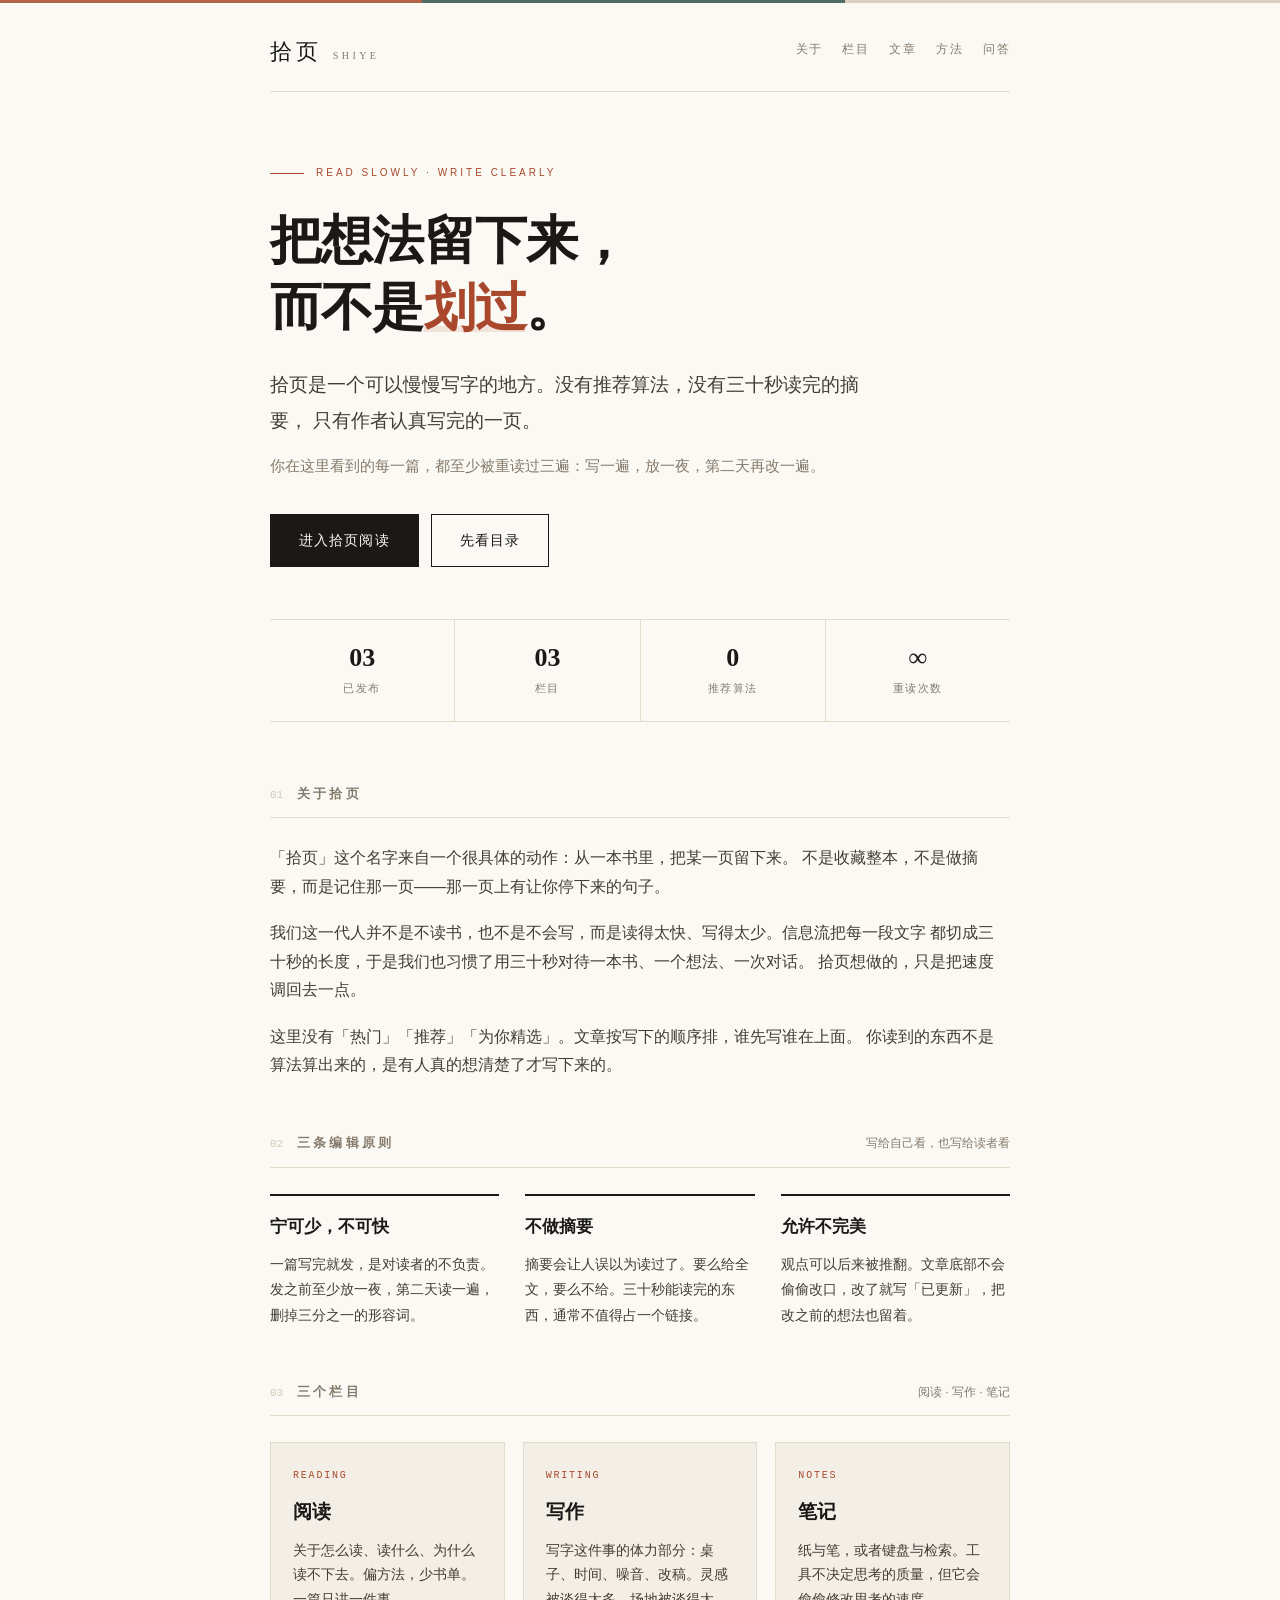
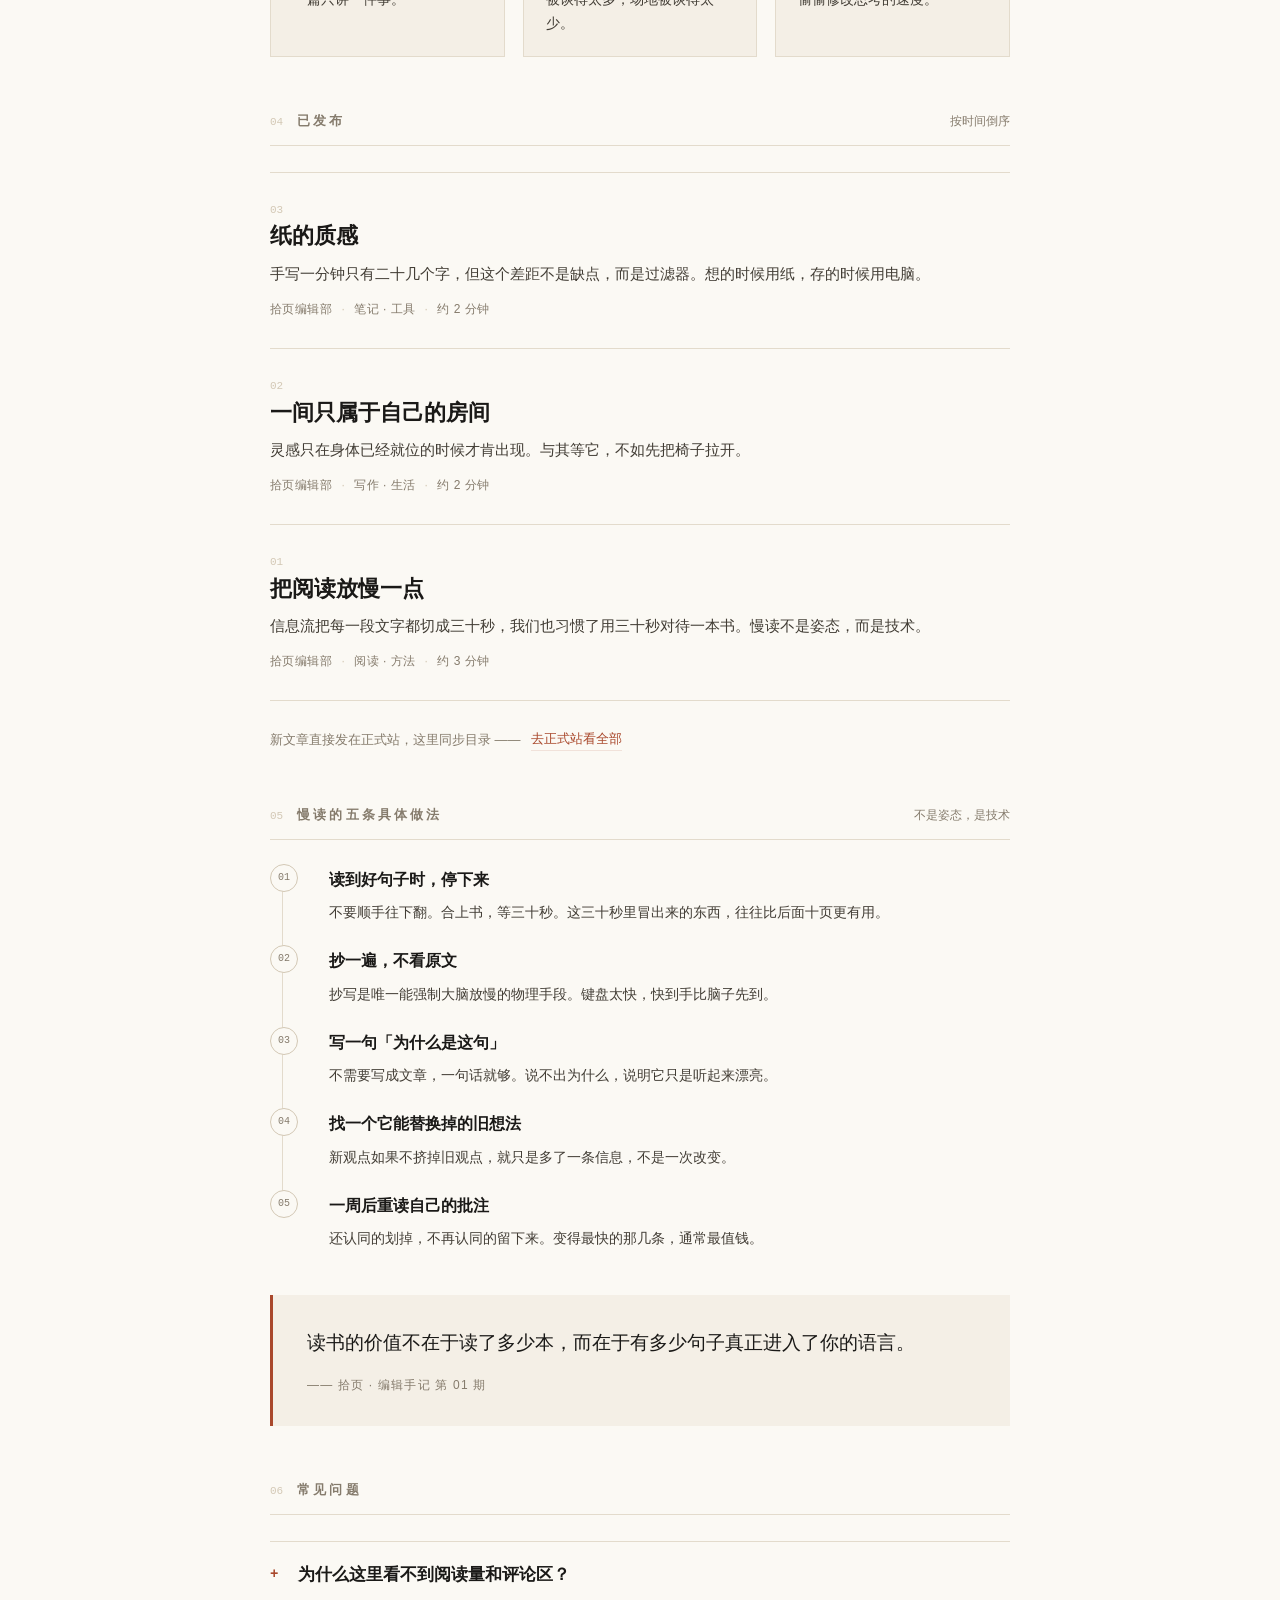
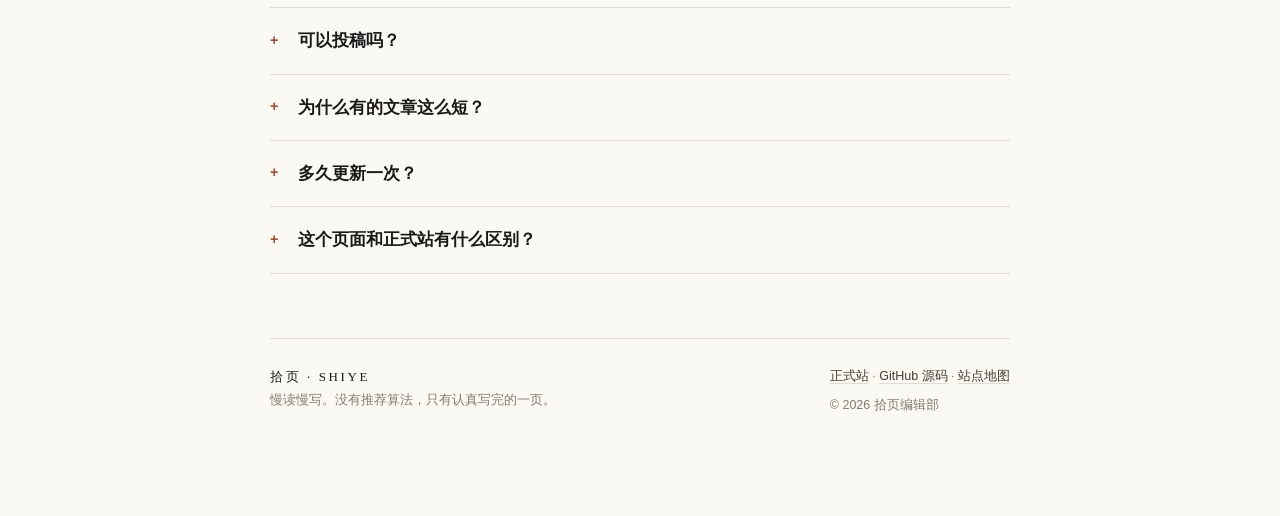
<file: docs/index.html>
<!DOCTYPE html>
<html lang="zh-CN">
<head>
<meta charset="utf-8" />
<meta name="viewport" content="width=device-width, initial-scale=1" />
<meta name="google-site-verification" content="hDX_gG7kW3K1xXNIcfmyHeT85FslEW52143Tp7OfeWU" />
<title>拾页 · 一个可以慢慢写字的地方</title>
<meta name="description" content="拾页是一个慢读慢写的博客站。没有推荐算法，没有三十秒读完的摘要，只有作者认真写完的一页。这里收录已发布文章的目录、编辑原则与慢读方法。" />
<link rel="canonical" href="https://jasperian0122-ux.github.io/shiye/" />
<meta property="og:type" content="website" />
<meta property="og:title" content="拾页 · 一个可以慢慢写字的地方" />
<meta property="og:description" content="慢读慢写的博客站。没有推荐算法，没有三十秒读完的摘要，只有认真写完的一页。" />
<meta name="theme-color" content="#fbf9f4" />
<style>
  :root {
    --paper: #fbf9f4; --paper-2: #f4efe6; --paper-3: #efe9dd;
    --ink: #1a1917; --ink-2: #423d35; --muted: #857b6c;
    --line: #e3dbcc; --line-strong: #d3c8b5;
    --accent: #a9482c; --accent-soft: #f1e2da; --green: #2f5449;
    --serif: "Songti SC", "Noto Serif SC", "Source Han Serif SC", "Times New Roman", Georgia, serif;
    --sans: -apple-system, BlinkMacSystemFont, "PingFang SC", "Hiragino Sans GB", "Microsoft YaHei", sans-serif;
    --mono: "SF Mono", ui-monospace, Menlo, Consolas, monospace;
  }
  * { box-sizing: border-box; }
  html { -webkit-text-size-adjust: 100%; scroll-behavior: smooth; }
  body {
    margin: 0; background: var(--paper); color: var(--ink);
    font-family: var(--sans); font-size: 16px; line-height: 1.78;
    -webkit-font-smoothing: antialiased;
  }
  body::after {
    content: ""; position: fixed; inset: 0 0 auto 0; height: 3px; z-index: 9;
    background: linear-gradient(90deg, var(--accent) 0 33%, var(--green) 33% 66%, var(--line-strong) 66% 100%);
    opacity: .85;
  }
  a { color: inherit; }
  .wrap { max-width: 800px; margin: 0 auto; padding: 0 30px 100px; }

  /* ---------- 顶栏 ---------- */
  header.top {
    display: flex; align-items: center; justify-content: space-between; gap: 16px;
    padding: 32px 0 20px; border-bottom: 1px solid var(--line); flex-wrap: wrap;
  }
  .brand { font-family: var(--serif); font-size: 22px; letter-spacing: .2em; text-decoration: none; }
  .brand span { font-size: 10px; letter-spacing: .34em; color: var(--muted); margin-left: 10px; }
  nav.top-links { display: flex; gap: 20px; font-size: 12px; letter-spacing: .12em; color: var(--muted); }
  nav.top-links a { text-decoration: none; padding-bottom: 2px; border-bottom: 1px solid transparent; transition: .18s; }
  nav.top-links a:hover { color: var(--accent); border-bottom-color: var(--accent); }

  /* ---------- 首屏 ---------- */
  .hero { padding: 72px 0 52px; }
  .kicker {
    display: flex; align-items: center; gap: 12px;
    font-size: 10px; letter-spacing: .3em; text-transform: uppercase; color: var(--accent);
    margin-bottom: 26px;
  }
  .kicker::before { content: ""; width: 34px; height: 1px; background: var(--accent); display: block; }
  h1 {
    font-family: var(--serif); font-weight: 600;
    font-size: clamp(32px, 5.4vw, 52px); line-height: 1.28;
    letter-spacing: -.015em; margin: 0 0 26px;
  }
  h1 em { font-style: normal; color: var(--accent); position: relative; }
  h1 em::after {
    content: ""; position: absolute; left: 0; right: 0; bottom: 4px; height: 6px;
    background: var(--accent-soft); z-index: -1;
  }
  .lede {
    font-family: var(--serif); font-size: 19px; line-height: 1.9; color: var(--ink-2);
    margin: 0 0 14px; max-width: 32em;
  }
  .lede-2 { font-size: 15px; color: var(--muted); margin: 0 0 34px; }
  .cta { display: flex; flex-wrap: wrap; gap: 12px; align-items: center; }
  .btn {
    display: inline-block; padding: 13px 28px; border: 1px solid var(--ink);
    background: var(--ink); color: var(--paper); text-decoration: none;
    font-size: 14px; letter-spacing: .08em; transition: .18s ease;
  }
  .btn:hover { background: var(--accent); border-color: var(--accent); transform: translateY(-1px); }
  .btn.ghost { background: transparent; color: var(--ink); }
  .btn.ghost:hover { background: var(--paper-3); color: var(--ink); border-color: var(--ink); }

  /* ---------- 数据条 ---------- */
  .stats {
    display: grid; grid-template-columns: repeat(4, 1fr); gap: 1px;
    background: var(--line); border-block: 1px solid var(--line); margin: 0 0 8px;
  }
  .stat { background: var(--paper); padding: 22px 16px; text-align: center; }
  .stat b {
    display: block; font-family: var(--serif); font-size: 26px; font-weight: 600;
    color: var(--ink); line-height: 1.2;
  }
  .stat span { display: block; font-size: 11px; letter-spacing: .14em; color: var(--muted); margin-top: 6px; }

  /* ---------- 通用分节 ---------- */
  section { padding: 52px 0 0; }
  .sec-head {
    display: flex; align-items: baseline; gap: 14px; margin-bottom: 26px;
    padding-bottom: 12px; border-bottom: 1px solid var(--line);
  }
  h2 {
    font-family: var(--serif); font-size: 13px; font-weight: 600;
    letter-spacing: .24em; color: var(--muted); margin: 0; text-transform: uppercase;
  }
  .sec-head .num { font-family: var(--mono); font-size: 11px; color: var(--line-strong); }
  .sec-head .aside { margin-left: auto; font-size: 12px; color: var(--muted); }
  p { margin: 0 0 18px; }
  .body-text p { font-size: 16px; color: var(--ink-2); }
  .body-text p:last-child { margin-bottom: 0; }

  /* ---------- 三点原则 ---------- */
  .principles { display: grid; grid-template-columns: repeat(3, 1fr); gap: 26px; }
  .principle { border-top: 2px solid var(--ink); padding-top: 16px; }
  .principle h3 { font-family: var(--serif); font-size: 17px; margin: 0 0 10px; font-weight: 600; }
  .principle p { font-size: 14px; color: var(--ink-2); margin: 0; line-height: 1.8; }

  /* ---------- 栏目 ---------- */
  .cols { display: grid; grid-template-columns: repeat(3, 1fr); gap: 18px; }
  .col {
    background: var(--paper-2); border: 1px solid var(--line); padding: 24px 22px 20px;
    transition: .2s ease;
  }
  .col:hover { background: var(--paper-3); transform: translateY(-2px); }
  .col .tag { font-family: var(--mono); font-size: 10px; letter-spacing: .18em; color: var(--accent); }
  .col h3 { font-family: var(--serif); font-size: 19px; margin: 10px 0 10px; font-weight: 600; }
  .col p { font-size: 13.5px; color: var(--ink-2); margin: 0; line-height: 1.8; }

  /* ---------- 文章列表 ---------- */
  .item {
    display: block; text-decoration: none; color: inherit;
    padding: 28px 0; border-bottom: 1px solid var(--line);
    transition: .18s ease;
  }
  .item:first-of-type { border-top: 1px solid var(--line); }
  .item:hover { padding-left: 6px; }
  .item .row { display: flex; align-items: baseline; gap: 14px; }
  .item .idx { font-family: var(--mono); font-size: 11px; color: var(--line-strong); }
  .item h3 {
    font-family: var(--serif); font-size: 22px; font-weight: 600;
    margin: 0 0 8px; line-height: 1.42; transition: color .18s ease;
  }
  .item:hover h3 { color: var(--accent); }
  .item p { margin: 0 0 12px; color: var(--ink-2); font-size: 15px; line-height: 1.8; }
  .meta { font-size: 12px; color: var(--muted); letter-spacing: .04em; }
  .meta i { font-style: normal; color: var(--line-strong); margin: 0 9px; }
  .more-line {
    margin-top: 26px; font-size: 13px; color: var(--muted);
    display: flex; align-items: center; gap: 10px; flex-wrap: wrap;
  }
  .more-line a { color: var(--accent); text-decoration: none; border-bottom: 1px solid var(--accent-soft); }

  /* ---------- 方法清单 ---------- */
  ol.methods { list-style: none; counter-reset: m; padding: 0; margin: 0; }
  ol.methods li {
    counter-increment: m; position: relative; padding: 0 0 22px 46px;
    border-left: 1px solid var(--line); margin-left: 12px;
  }
  ol.methods li:last-child { border-left-color: transparent; padding-bottom: 0; }
  ol.methods li::before {
    content: counter(m, decimal-leading-zero);
    position: absolute; left: -13px; top: -2px;
    width: 26px; height: 26px; background: var(--paper); border: 1px solid var(--line-strong);
    border-radius: 50%; display: grid; place-items: center;
    font-family: var(--mono); font-size: 10px; color: var(--muted);
  }
  ol.methods h4 { font-family: var(--serif); font-size: 16px; margin: 0 0 6px; font-weight: 600; }
  ol.methods p { font-size: 14px; color: var(--ink-2); margin: 0; }

  /* ---------- 引文 ---------- */
  blockquote {
    margin: 44px 0 0; padding: 30px 34px; background: var(--paper-2);
    border-left: 3px solid var(--accent);
  }
  blockquote p {
    font-family: var(--serif); font-size: 19px; line-height: 1.9; margin: 0; color: var(--ink);
  }
  blockquote cite {
    display: block; margin-top: 14px; font-size: 12px; font-style: normal;
    letter-spacing: .1em; color: var(--muted);
  }

  /* ---------- 问答 ---------- */
  details {
    border-bottom: 1px solid var(--line); padding: 18px 0;
  }
  details:first-of-type { border-top: 1px solid var(--line); }
  summary {
    cursor: pointer; font-family: var(--serif); font-size: 16.5px; font-weight: 600;
    list-style: none; display: flex; align-items: center; gap: 12px;
  }
  summary::-webkit-details-marker { display: none; }
  summary::before {
    content: "+"; font-family: var(--mono); font-size: 14px; color: var(--accent);
    width: 16px; display: inline-block;
  }
  details[open] summary::before { content: "−"; }
  details p { margin: 12px 0 0 28px; font-size: 14.5px; color: var(--ink-2); }

  /* ---------- 页脚 ---------- */
  footer {
    margin-top: 64px; padding-top: 26px; border-top: 1px solid var(--line);
    font-size: 12.5px; color: var(--muted); line-height: 1.9;
  }
  .foot-grid { display: flex; justify-content: space-between; gap: 24px; flex-wrap: wrap; }
  footer a { color: var(--ink-2); text-decoration: none; border-bottom: 1px solid var(--line); }
  footer a:hover { color: var(--accent); border-bottom-color: var(--accent); }
  .foot-brand { font-family: var(--serif); letter-spacing: .2em; font-size: 13px; color: var(--ink); }

  @media (max-width: 720px) {
    .principles, .cols { grid-template-columns: 1fr; }
    .stats { grid-template-columns: repeat(2, 1fr); }
    .wrap { padding: 0 20px 72px; }
    .hero { padding: 46px 0 36px; }
    h1 { font-size: 30px; }
    .lede { font-size: 17px; }
    nav.top-links { display: none; }
    blockquote { padding: 24px 22px; }
    blockquote p { font-size: 17px; }
  }
</style>
</head>
<body>
<div class="wrap">

  <header class="top">
    <a class="brand" href="./">拾页<span>SHIYE</span></a>
    <nav class="top-links">
      <a href="#about">关于</a>
      <a href="#columns">栏目</a>
      <a href="#articles">文章</a>
      <a href="#method">方法</a>
      <a href="#faq">问答</a>
    </nav>
  </header>

  <!-- 首屏 -->
  <section class="hero" style="padding-top:72px">
    <div class="kicker">Read slowly · Write clearly</div>
    <h1>把想法留下来，<br />而不是<em>划过</em>。</h1>
    <p class="lede">
      拾页是一个可以慢慢写字的地方。没有推荐算法，没有三十秒读完的摘要，
      只有作者认真写完的一页。
    </p>
    <p class="lede-2">
      你在这里看到的每一篇，都至少被重读过三遍：写一遍，放一夜，第二天再改一遍。
    </p>
    <div class="cta">
      <a class="btn" href="https://shiyeblog.app.workbuddy.host/?sharecode=HPOWC74VSU">进入拾页阅读</a>
      <a class="btn ghost" href="#articles">先看目录</a>
    </div>
  </section>

  <!-- 数据条 -->
  <div class="stats">
    <div class="stat"><b>03</b><span>已发布</span></div>
    <div class="stat"><b>03</b><span>栏目</span></div>
    <div class="stat"><b>0</b><span>推荐算法</span></div>
    <div class="stat"><b>∞</b><span>重读次数</span></div>
  </div>

  <!-- 关于 -->
  <section id="about">
    <div class="sec-head"><span class="num">01</span><h2>关于拾页</h2></div>
    <div class="body-text">
      <p>
        「拾页」这个名字来自一个很具体的动作：从一本书里，把某一页留下来。
        不是收藏整本，不是做摘要，而是记住那一页——那一页上有让你停下来的句子。
      </p>
      <p>
        我们这一代人并不是不读书，也不是不会写，而是读得太快、写得太少。信息流把每一段文字
        都切成三十秒的长度，于是我们也习惯了用三十秒对待一本书、一个想法、一次对话。
        拾页想做的，只是把速度调回去一点。
      </p>
      <p>
        这里没有「热门」「推荐」「为你精选」。文章按写下的顺序排，谁先写谁在上面。
        你读到的东西不是算法算出来的，是有人真的想清楚了才写下来的。
      </p>
    </div>
  </section>

  <!-- 三点原则 -->
  <section id="principles">
    <div class="sec-head"><span class="num">02</span><h2>三条编辑原则</h2><span class="aside">写给自己看，也写给读者看</span></div>
    <div class="principles">
      <div class="principle">
        <h3>宁可少，不可快</h3>
        <p>一篇写完就发，是对读者的不负责。发之前至少放一夜，第二天读一遍，删掉三分之一的形容词。</p>
      </div>
      <div class="principle">
        <h3>不做摘要</h3>
        <p>摘要会让人误以为读过了。要么给全文，要么不给。三十秒能读完的东西，通常不值得占一个链接。</p>
      </div>
      <div class="principle">
        <h3>允许不完美</h3>
        <p>观点可以后来被推翻。文章底部不会偷偷改口，改了就写「已更新」，把改之前的想法也留着。</p>
      </div>
    </div>
  </section>

  <!-- 栏目 -->
  <section id="columns">
    <div class="sec-head"><span class="num">03</span><h2>三个栏目</h2><span class="aside">阅读 · 写作 · 笔记</span></div>
    <div class="cols">
      <div class="col">
        <div class="tag">READING</div>
        <h3>阅读</h3>
        <p>关于怎么读、读什么、为什么读不下去。偏方法，少书单。一篇只讲一件事。</p>
      </div>
      <div class="col">
        <div class="tag">WRITING</div>
        <h3>写作</h3>
        <p>写字这件事的体力部分：桌子、时间、噪音、改稿。灵感被谈得太多，场地被谈得太少。</p>
      </div>
      <div class="col">
        <div class="tag">NOTES</div>
        <h3>笔记</h3>
        <p>纸与笔，或者键盘与检索。工具不决定思考的质量，但它会偷偷修改思考的速度。</p>
      </div>
    </div>
  </section>

  <!-- 文章 -->
  <section id="articles">
    <div class="sec-head"><span class="num">04</span><h2>已发布</h2><span class="aside">按时间倒序</span></div>

    <a class="item" href="https://shiyeblog.app.workbuddy.host/post.html?id=3&sharecode=HPOWC74VSU">
      <div class="row"><span class="idx">03</span></div>
      <h3>纸的质感</h3>
      <p>手写一分钟只有二十几个字，但这个差距不是缺点，而是过滤器。想的时候用纸，存的时候用电脑。</p>
      <div class="meta">拾页编辑部<i>·</i>笔记 · 工具<i>·</i>约 2 分钟</div>
    </a>

    <a class="item" href="https://shiyeblog.app.workbuddy.host/post.html?id=2&sharecode=HPOWC74VSU">
      <div class="row"><span class="idx">02</span></div>
      <h3>一间只属于自己的房间</h3>
      <p>灵感只在身体已经就位的时候才肯出现。与其等它，不如先把椅子拉开。</p>
      <div class="meta">拾页编辑部<i>·</i>写作 · 生活<i>·</i>约 2 分钟</div>
    </a>

    <a class="item" href="https://shiyeblog.app.workbuddy.host/post.html?id=1&sharecode=HPOWC74VSU">
      <div class="row"><span class="idx">01</span></div>
      <h3>把阅读放慢一点</h3>
      <p>信息流把每一段文字都切成三十秒，我们也习惯了用三十秒对待一本书。慢读不是姿态，而是技术。</p>
      <div class="meta">拾页编辑部<i>·</i>阅读 · 方法<i>·</i>约 3 分钟</div>
    </a>

    <div class="more-line">
      新文章直接发在正式站，这里同步目录 ——
      <a href="https://shiyeblog.app.workbuddy.host/?sharecode=HPOWC74VSU">去正式站看全部</a>
    </div>
  </section>

  <!-- 方法 -->
  <section id="method">
    <div class="sec-head"><span class="num">05</span><h2>慢读的五条具体做法</h2><span class="aside">不是姿态，是技术</span></div>
    <ol class="methods">
      <li>
        <h4>读到好句子时，停下来</h4>
        <p>不要顺手往下翻。合上书，等三十秒。这三十秒里冒出来的东西，往往比后面十页更有用。</p>
      </li>
      <li>
        <h4>抄一遍，不看原文</h4>
        <p>抄写是唯一能强制大脑放慢的物理手段。键盘太快，快到手比脑子先到。</p>
      </li>
      <li>
        <h4>写一句「为什么是这句」</h4>
        <p>不需要写成文章，一句话就够。说不出为什么，说明它只是听起来漂亮。</p>
      </li>
      <li>
        <h4>找一个它能替换掉的旧想法</h4>
        <p>新观点如果不挤掉旧观点，就只是多了一条信息，不是一次改变。</p>
      </li>
      <li>
        <h4>一周后重读自己的批注</h4>
        <p>还认同的划掉，不再认同的留下来。变得最快的那几条，通常最值钱。</p>
      </li>
    </ol>
    <blockquote>
      <p>读书的价值不在于读了多少本，而在于有多少句子真正进入了你的语言。</p>
      <cite>—— 拾页 · 编辑手记 第 01 期</cite>
    </blockquote>
  </section>

  <!-- 问答 -->
  <section id="faq">
    <div class="sec-head"><span class="num">06</span><h2>常见问题</h2></div>

    <details>
      <summary>为什么这里看不到阅读量和评论区？</summary>
      <p>因为没有。页面只记录「谁点了赞」和「谁收藏了」，不统计浏览量，也不做评论。
         写作的人不需要每天盯着一个数字判断自己写得好不好。</p>
    </details>

    <details>
      <summary>可以投稿吗？</summary>
      <p>目前只有编辑部在写。以后如果开放，会在首页明说，不做暗箱。</p>
    </details>

    <details>
      <summary>为什么有的文章这么短？</summary>
      <p>短是结论，不是偷懒。想清楚的东西通常不长；写不短的，往往是还没想清楚。</p>
    </details>

    <details>
      <summary>多久更新一次？</summary>
      <p>不定期。有空、有话想说、而且改到自己满意了才发。追更的人大概会失望，但重读的人不会。</p>
    </details>

    <details>
      <summary>这个页面和正式站有什么区别？</summary>
      <p>本页是公开目录，任何人都能打开，也允许搜索引擎收录。写作、登录、点赞、收藏在
         <a href="https://shiyeblog.app.workbuddy.host/?sharecode=HPOWC74VSU">正式站</a>进行。</p>
    </details>
  </section>

  <footer>
    <div class="foot-grid">
      <div>
        <div class="foot-brand">拾页 · SHIYE</div>
        <div>慢读慢写。没有推荐算法，只有认真写完的一页。</div>
      </div>
      <div>
        <a href="https://shiyeblog.app.workbuddy.host/?sharecode=HPOWC74VSU">正式站</a> ·
        <a href="https://github.com/jasperian0122-ux/shiye">GitHub 源码</a> ·
        <a href="./sitemap.xml">站点地图</a>
        <div style="margin-top:6px">© 2026 拾页编辑部</div>
      </div>
    </div>
  </footer>

</div>
<script type="application/ld+json">
{
  "@context": "https://schema.org",
  "@type": "Blog",
  "name": "拾页",
  "alternateName": "SHIYE",
  "description": "一个慢读慢写的博客站。没有推荐算法，没有三十秒读完的摘要，只有认真写完的一页。",
  "url": "https://jasperian0122-ux.github.io/shiye/",
  "inLanguage": "zh-CN",
  "author": { "@type": "Organization", "name": "拾页编辑部" },
  "publisher": { "@type": "Organization", "name": "拾页编辑部" },
  "blogPost": [
    {
      "@type": "BlogPosting",
      "headline": "纸的质感",
      "description": "手写一分钟只有二十几个字，但这个差距不是缺点，而是过滤器。",
      "url": "https://shiyeblog.app.workbuddy.host/post.html?id=3",
      "author": { "@type": "Organization", "name": "拾页编辑部" }
    },
    {
      "@type": "BlogPosting",
      "headline": "一间只属于自己的房间",
      "description": "灵感只在身体已经就位的时候才肯出现。",
      "url": "https://shiyeblog.app.workbuddy.host/post.html?id=2",
      "author": { "@type": "Organization", "name": "拾页编辑部" }
    },
    {
      "@type": "BlogPosting",
      "headline": "把阅读放慢一点",
      "description": "慢读不是一种姿态，而是一种技术。",
      "url": "https://shiyeblog.app.workbuddy.host/post.html?id=1",
      "author": { "@type": "Organization", "name": "拾页编辑部" }
    }
  ]
}
</script>
</body>
</html>
</file>
